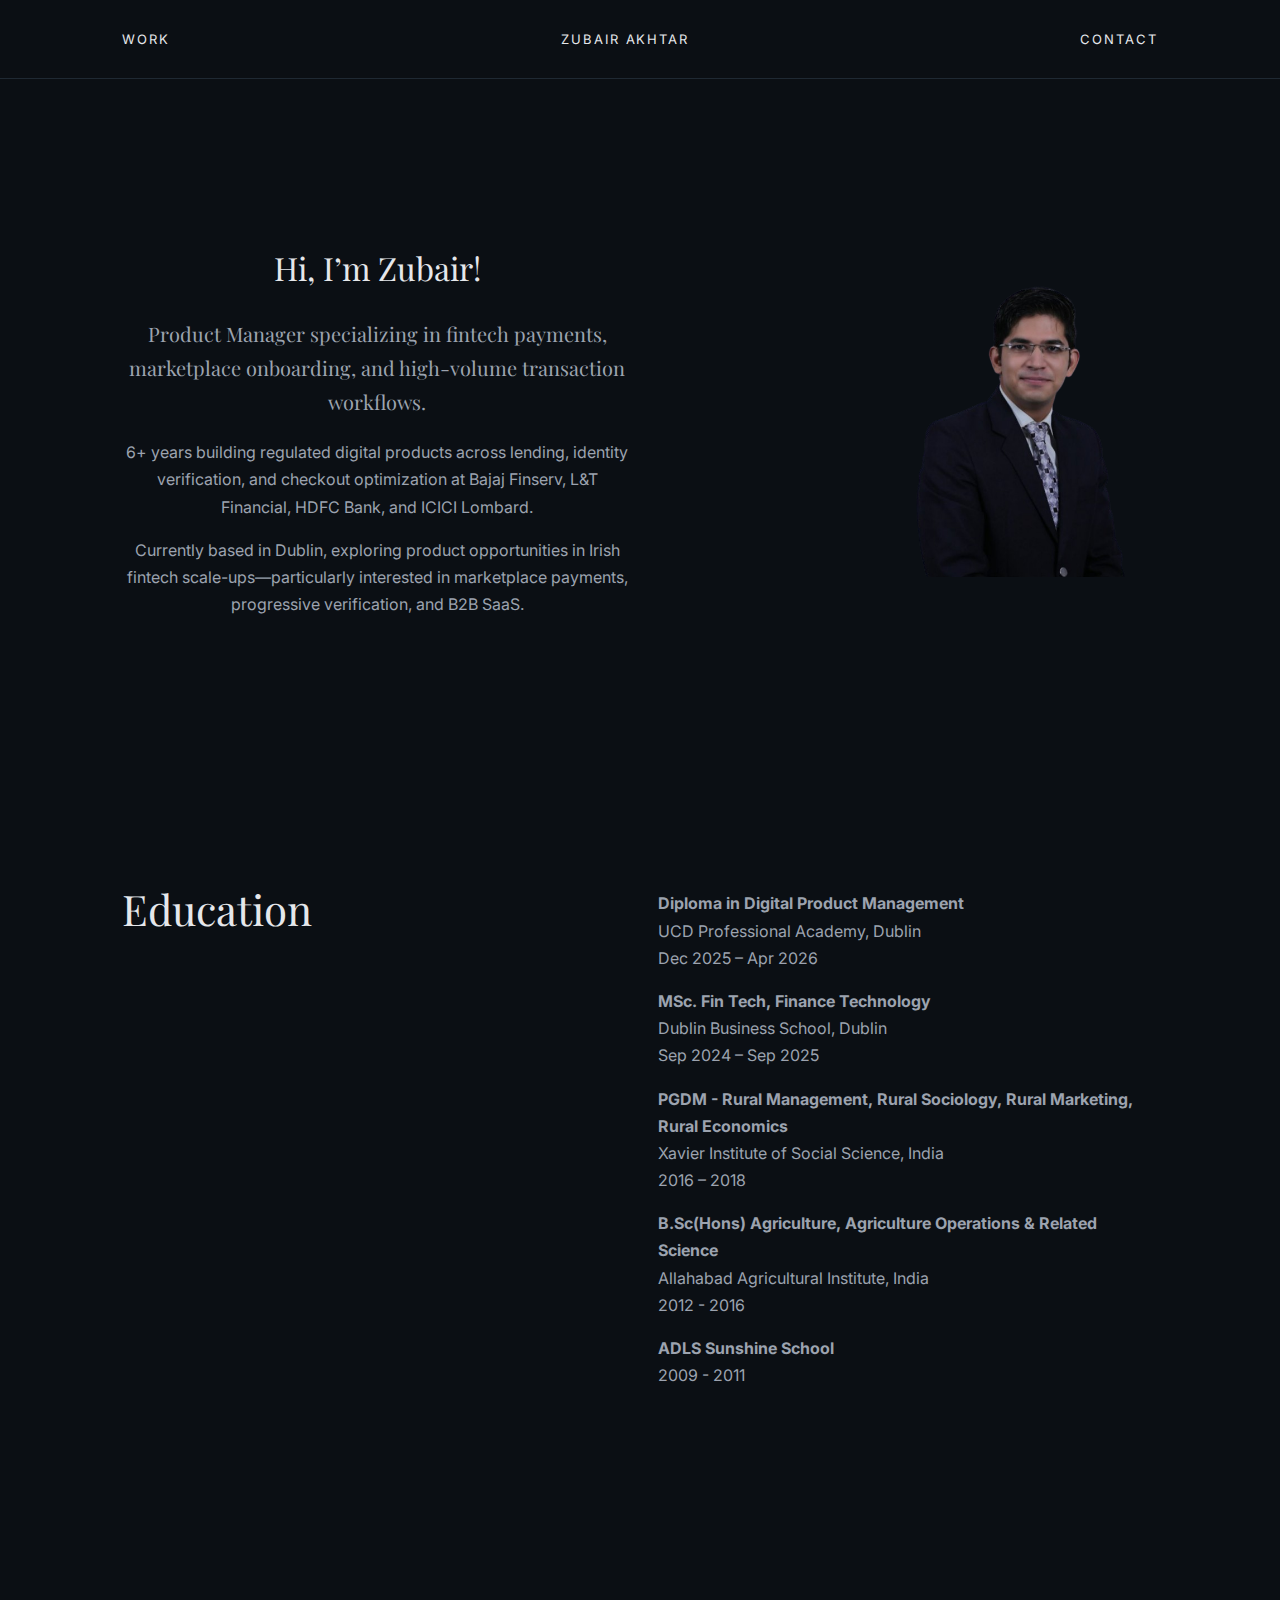
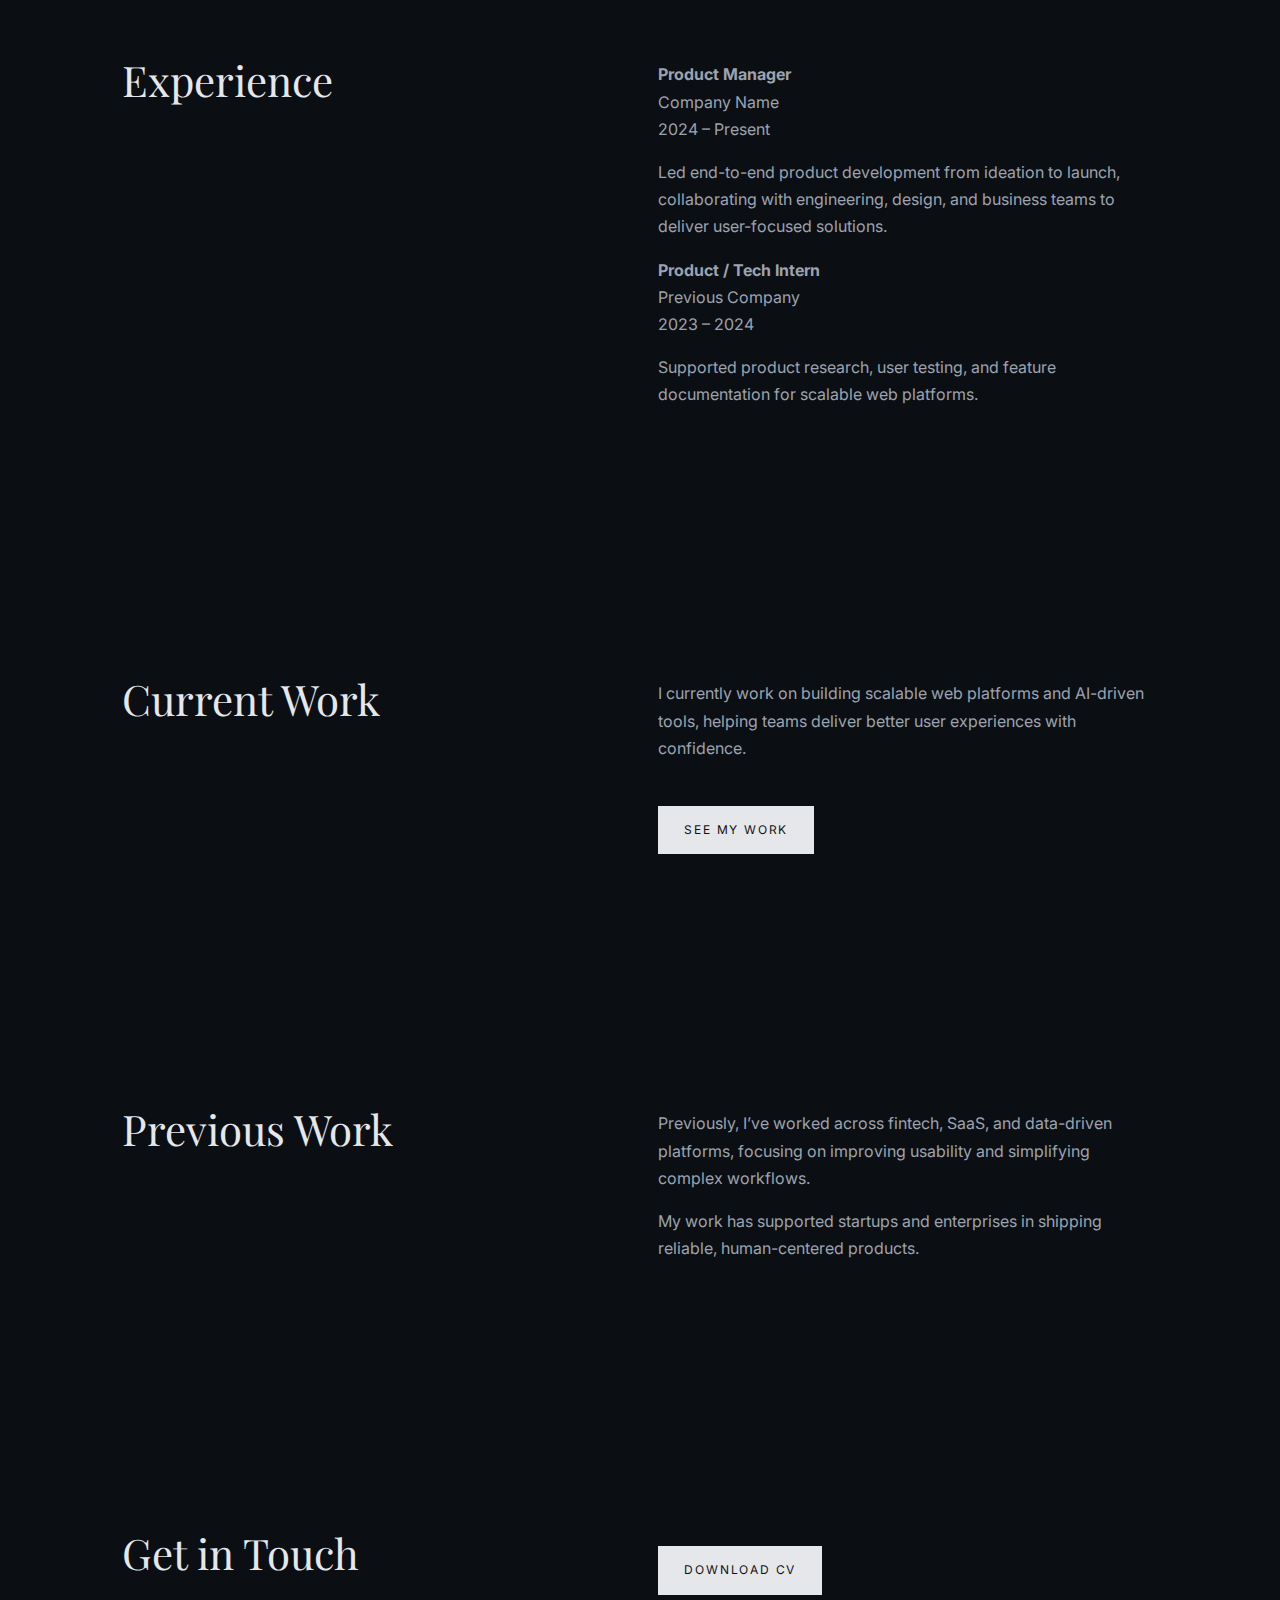
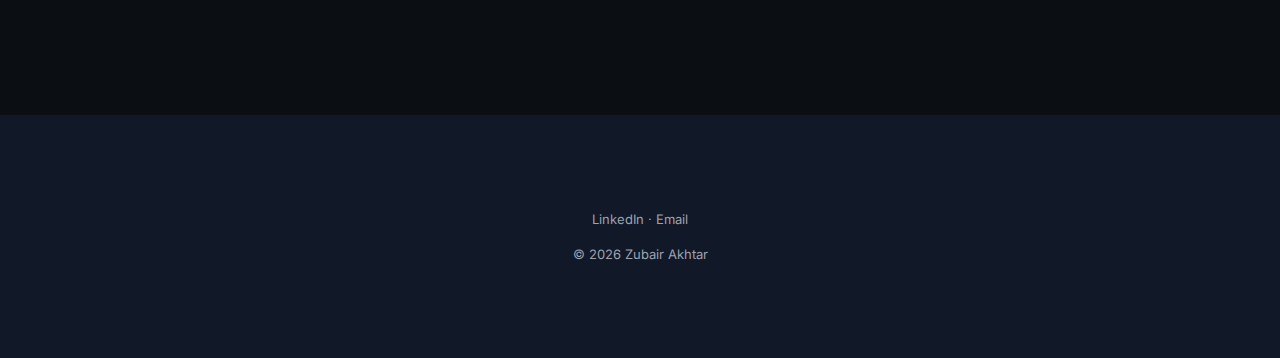
<file: index.html>
<!DOCTYPE html>
<html lang="en">
<head>
<meta charset="UTF-8">
<meta name="viewport" content="width=device-width, initial-scale=1.0">
<title>Zubair Akhtar</title>

<link href="https://fonts.googleapis.com/css2?family=Playfair+Display:wght@400;500&family=Inter:wght@400;500&display=swap" rel="stylesheet">
<link rel="stylesheet" href="styles.css">

</head>

<body>

<header>
  <div class="nav">
    <a href="work.html">WORK</a>
    <a href="index.html">ZUBAIR AKHTAR</a>
    <a href="contact.html">CONTACT</a>
  </div>
</header>


<section class="hero hero-grid">
  <div class="hero-text">
    <h1>Hi, I’m Zubair!</h1>
    <p>
      Product Manager specializing in fintech payments, marketplace onboarding, 
      and high-volume transaction workflows.

    </p>
    <p>
      6+ years building regulated digital products across lending, identity 
verification, and checkout optimization at Bajaj Finserv, L&T Financial, 
HDFC Bank, and ICICI Lombard.
    </p>
    <p>Currently based in Dublin, exploring product opportunities in Irish fintech 
scale-ups—particularly interested in marketplace payments, progressive 
verification, and B2B SaaS.</p>
  </div>

  <div class="hero-image">
    <img class="hero-img" src="zubair.png" alt="">
  </div>
</section>

<section class="two-col">
  <h2>Education</h2>
  <div>
    <p>
      <strong>Diploma in Digital Product Management</strong><br>
      UCD Professional Academy, Dublin<br>
      <span class="muted">Dec 2025 – Apr 2026</span>
    </p>

    <p>
      <strong>MSc. Fin Tech, Finance Technology</strong><br>
      Dublin Business School, Dublin<br>
      <span class="muted">Sep 2024 – Sep 2025</span>
    </p>

    <p>
      <strong>PGDM - Rural Management, Rural Sociology, Rural Marketing, Rural Economics</strong><br>
      Xavier Institute of Social Science, India<br>
      <span class="muted">2016 – 2018</span>
    </p>

     <p>
      <strong>B.Sc(Hons) Agriculture, Agriculture Operations & Related Science</strong><br>
      Allahabad Agricultural Institute, India<br>
      <span class="muted">2012 - 2016</span>
    </p>

     <p>
      <strong>ADLS Sunshine School</strong><br>
      <span class="muted">2009 - 2011</span>
    </p>
  </div>
</section>

<section class="two-col">
  <h2>Experience</h2>
  <div>
    <p>
      <strong>Product Manager</strong><br>
      Company Name<br>
      <span class="muted">2024 – Present</span>
    </p>

    <p>
      Led end-to-end product development from ideation to launch, collaborating
      with engineering, design, and business teams to deliver user-focused solutions.
    </p>

    <p>
      <strong>Product / Tech Intern</strong><br>
      Previous Company<br>
      <span class="muted">2023 – 2024</span>
    </p>

    <p>
      Supported product research, user testing, and feature documentation
      for scalable web platforms.
    </p>
  </div>
</section>



<section class="two-col">
  <h2>Current Work</h2>
  <div>
    <p>
      I currently work on building scalable web platforms and AI-driven tools,
      helping teams deliver better user experiences with confidence.
    </p>
    <a class="btn" href="work.html">SEE MY WORK</a>
  </div>
</section>

<section class="two-col">
  <h2>Previous Work</h2>
  <div>
    <p>
      Previously, I’ve worked across fintech, SaaS, and data-driven platforms,
      focusing on improving usability and simplifying complex workflows.
    </p>
    <p>
      My work has supported startups and enterprises in shipping reliable,
      human-centered products.
    </p>
  </div>
</section>

<section class="two-col">
  <h2>Get in Touch</h2>
  <div>
    <a class="btn" href="CV.pdf">DOWNLOAD CV</a>
  </div>
</section>

<footer>
  <p>LinkedIn · Email</p>
  <p>© 2026 Zubair Akhtar </p>
</footer>


</body>
</html>
</file>
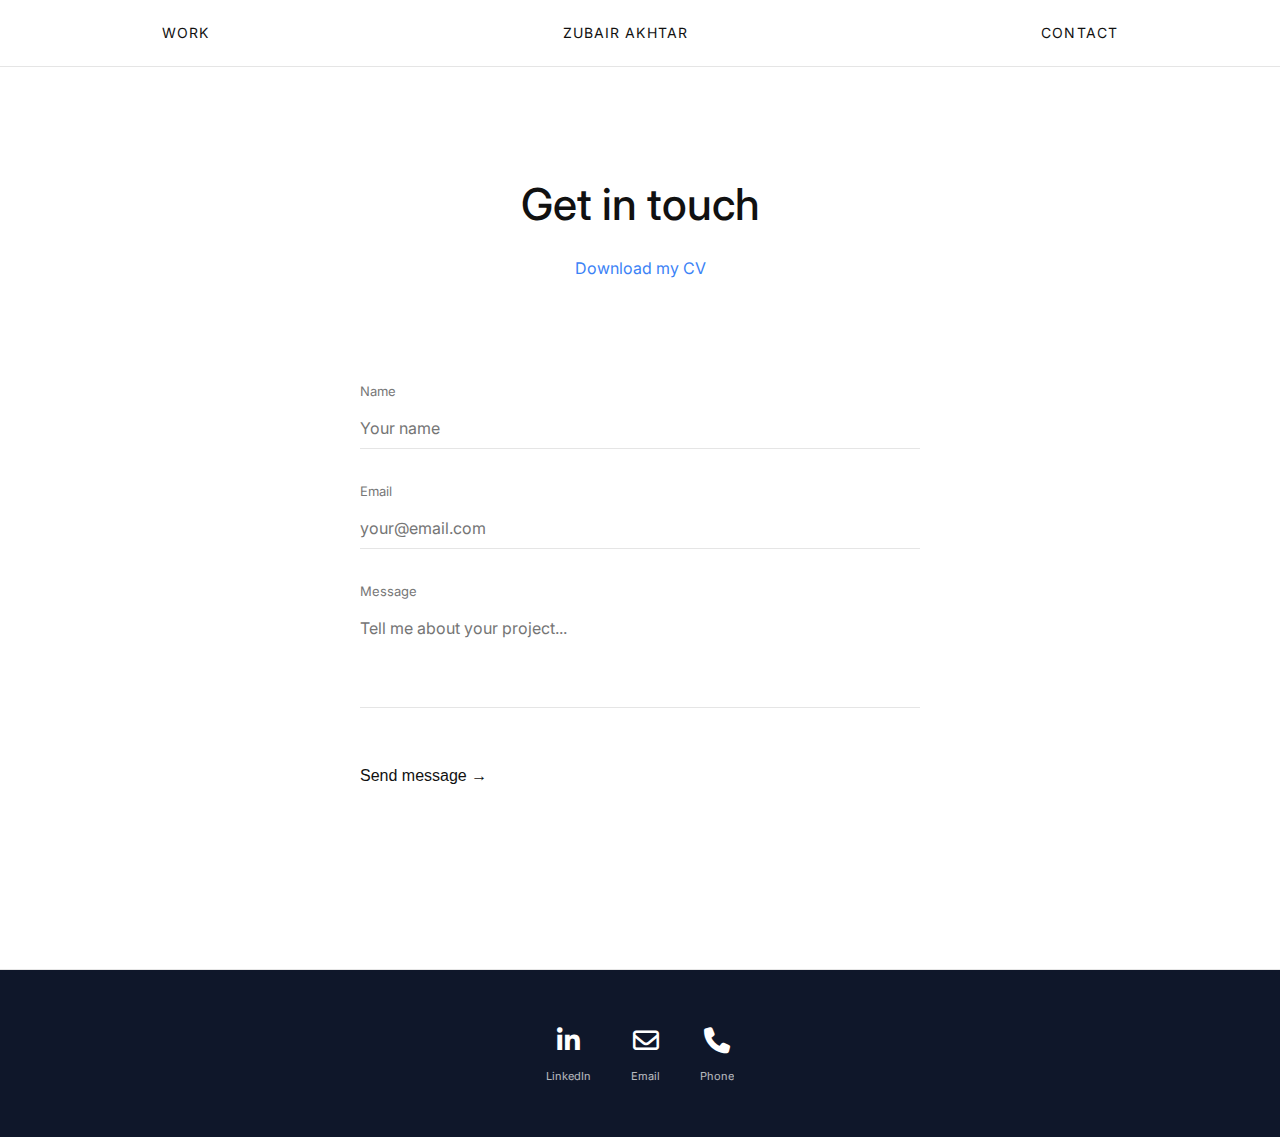
<file: contact.html>
<!DOCTYPE html>
<html lang="en">
<head>
  <meta charset="UTF-8" />
  <meta name="viewport" content="width=device-width, initial-scale=1.0" />
  <title>Contact — Zubair Akhtar</title>

  <!-- Font -->
   <link rel="stylesheet" href="https://cdnjs.cloudflare.com/ajax/libs/font-awesome/6.5.0/css/all.min.css">

  <link href="https://fonts.googleapis.com/css2?family=Inter:wght@400;500;600&display=swap" rel="stylesheet">


  <style>
    :root {
      --text: #111;
      --muted: #777;
      --border: #e5e5e5;
      --accent: #3b82f6;
    }

    * {
      box-sizing: border-box;
    }

    body {
      margin: 0;
      font-family: Inter, system-ui, sans-serif;
      background: #fff;
      color: var(--text);
      line-height: 1.6;
    }

    /* ===== HEADER ===== */
    header {
      position: fixed;
      top: 0;
      left: 0;
      right: 0;
      background: #fff;
      border-bottom: 1px solid var(--border);
    }

    .nav {
      max-width: 1000px;
      margin: auto;
      padding: 22px;
      display: flex;
      justify-content: space-between;
      align-items: center;
      font-size: 14px;
      letter-spacing: 0.08em;
      text-transform: uppercase;
    }

    .nav a {
      text-decoration: none;
      color: var(--text);
    }

    /* ===== MAIN ===== */
    main {
      max-width: 600px;
      margin: auto;
      padding: 140px 20px 80px;
      text-align: center;
    }

    h1 {
      font-size: 44px;
      font-weight: 500;
      margin-bottom: 16px;
    }

    .cv-link {
      display: inline-block;
      margin-bottom: 60px;
      color: var(--accent);
      text-decoration: none;
      font-size: 16px;
    }

    .cv-link:hover {
      text-decoration: underline;
    }

    /* ===== FORM ===== */
    form {
      text-align: left;
      margin-top: 40px;
    }

    .field {
      margin-bottom: 32px;
    }

    label {
      display: block;
      font-size: 13px;
      color: var(--muted);
      margin-bottom: 6px;
    }

    input,
    textarea {
      width: 100%;
      border: none;
      border-bottom: 1px solid var(--border);
      padding: 10px 0;
      font-size: 16px;
      font-family: inherit;
      outline: none;
      background: transparent;
    }

    input:focus,
    textarea:focus {
      border-bottom-color: var(--text);
    }

    textarea {
      resize: none;
      height: 100px;
    }

    button {
      margin-top: 20px;
      background: none;
      border: none;
      padding: 0;
      font-size: 16px;
      font-weight: 500;
      cursor: pointer;
      color: var(--text);
    }

    button:hover {
      text-decoration: underline;
    }

    @media (max-width: 600px) {
      h1 {
        font-size: 32px;
      }
    }
/* ===== FOOTER ===== */
.contact-footer {
  text-align: center;
  padding: 50px 0;
  border-top: 1px solid var(--border);
  margin-top: 100px;
  background: #0f172a; /* dark footer */
}

.contact-footer a {
  margin: 0 18px;
  color: #ffffff;
  font-size: 26px; /* 👈 BIGGER ICONS */
  text-decoration: none;
  display: inline-block;
  transition: transform 0.2s ease, color 0.2s ease;
}

.contact-footer a:hover {
  color: var(--accent);
  transform: translateY(-2px);
}
    .contact-footer a::after {
  content: attr(aria-label);
  display: block;
  font-size: 11px;
  margin-top: 6px;
  opacity: 0.7;
}


  </style>
</head>

<body>

  <!-- HEADER -->
  <header>
    <div class="nav">
      <a href="work.html">Work</a>
      <a href="index.html">Zubair Akhtar</a>
      <a href="contact.html">Contact</a>
    </div>
  </header>

  <!-- MAIN -->
  <main>
    <h1>Get in touch</h1>
    <a class="cv-link" href="CV.pdf" download>Download my CV</a>

    <!-- CONTACT FORM -->
    <form>
      <div class="field">
        <label for="name">Name</label>
        <input type="text" id="name" placeholder="Your name" required>
      </div>

      <div class="field">
        <label for="email">Email</label>
        <input type="email" id="email" placeholder="your@email.com" required>
      </div>

      <div class="field">
        <label for="message">Message</label>
        <textarea id="message" placeholder="Tell me about your project..." required></textarea>
      </div>

      <button type="submit">Send message →</button>
    </form>
  </main>

<footer class="contact-footer">
  <a href="https://www.linkedin.com/in/zubair-akhtar/" target="_blank" aria-label="LinkedIn">
    <i class="fa-brands fa-linkedin-in"></i>
  </a>

  <a href="mailto:zubakhtpm@gmail.com" aria-label="Email">
    <i class="fa-regular fa-envelope"></i>
  </a>

  <a href="tel:+353899596754" aria-label="Phone">
    <i class="fa-solid fa-phone"></i>
  </a>
</footer>


</body>
</html>
</file>
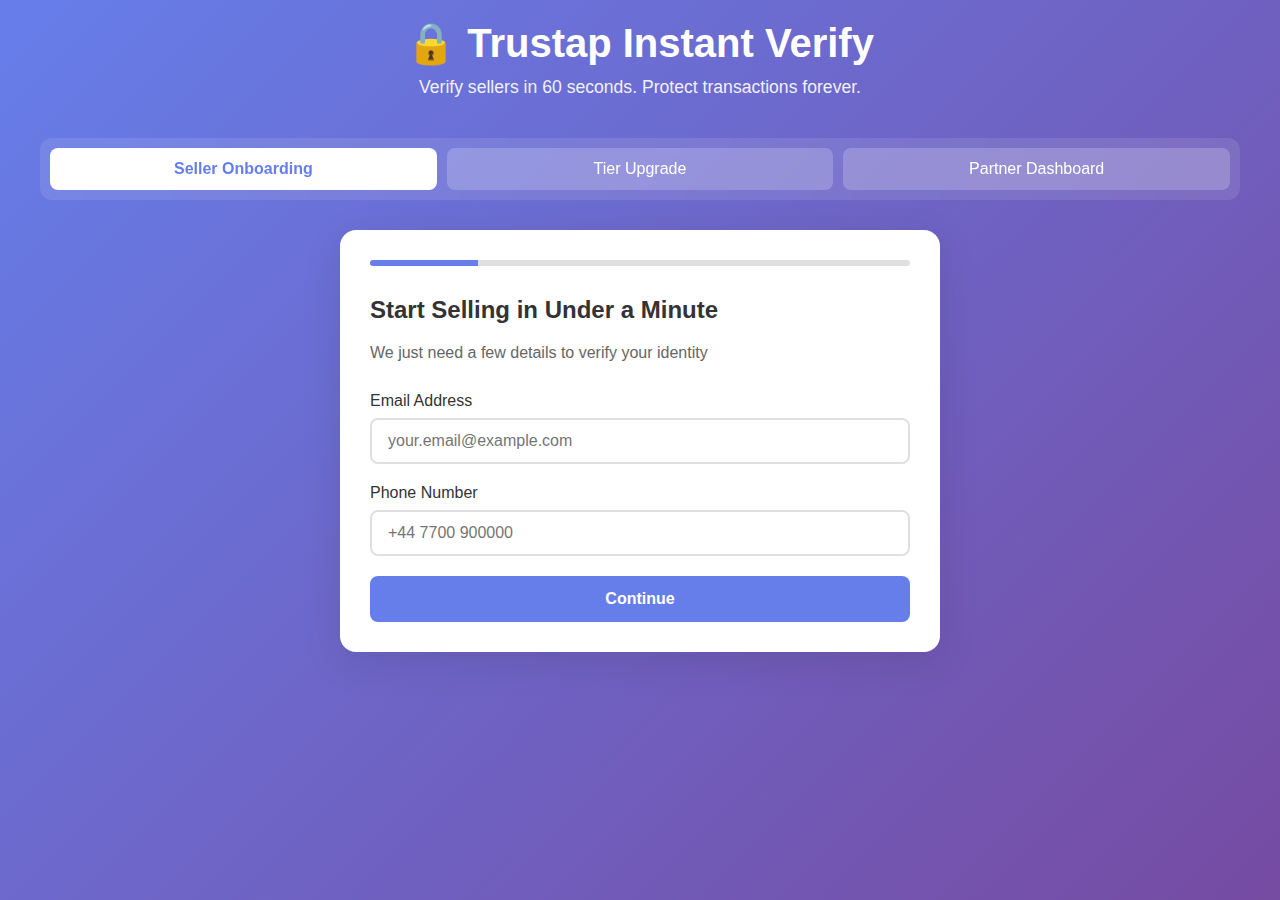
<file: index.html.html>
<!DOCTYPE html>
<html lang="en-US">
<head>
    <meta charset="UTF-8">
    <meta name="viewport" content="width=device-width, initial-scale=1.0">
    <title>Trustap Instant Verify - Prototype</title>
    <style>
        * {
            margin: 0;
            padding: 0;
            box-sizing: border-box;
        }

        body {
            font-family: -apple-system, BlinkMacSystemFont, 'Segoe UI', Roboto, Oxygen, Ubuntu, Cantarell, sans-serif;
            background: linear-gradient(135deg, #667eea 0%, #764ba2 100%);
            min-height: 100vh;
            padding: 20px;
        }

        .container {
            max-width: 1200px;
            margin: 0 auto;
        }

        .header {
            text-align: center;
            color: white;
            margin-bottom: 40px;
        }

        .header h1 {
            font-size: 2.5rem;
            margin-bottom: 10px;
        }

        .header p {
            font-size: 1.1rem;
            opacity: 0.9;
        }

        .nav-tabs {
            display: flex;
            gap: 10px;
            margin-bottom: 30px;
            background: rgba(255, 255, 255, 0.1);
            padding: 10px;
            border-radius: 12px;
            backdrop-filter: blur(10px);
        }

        .nav-tab {
            flex: 1;
            padding: 12px 20px;
            background: rgba(255, 255, 255, 0.2);
            border: none;
            border-radius: 8px;
            color: white;
            font-size: 1rem;
            cursor: pointer;
            transition: all 0.3s;
        }

        .nav-tab:hover {
            background: rgba(255, 255, 255, 0.3);
        }

        .nav-tab.active {
            background: white;
            color: #667eea;
            font-weight: 600;
        }

        .view {
            display: none;
        }

        .view.active {
            display: block;
        }

        .card {
            background: white;
            border-radius: 16px;
            padding: 30px;
            box-shadow: 0 10px 40px rgba(0, 0, 0, 0.1);
            margin-bottom: 20px;
        }

        .verification-form {
            max-width: 600px;
            margin: 0 auto;
        }

        .form-step {
            display: none;
        }

        .form-step.active {
            display: block;
            animation: fadeIn 0.5s;
        }

        @keyframes fadeIn {
            from { opacity: 0; transform: translateY(10px); }
            to { opacity: 1; transform: translateY(0); }
        }

        .form-group {
            margin-bottom: 20px;
        }

        .form-group label {
            display: block;
            margin-bottom: 8px;
            color: #333;
            font-weight: 500;
        }

        .form-group input {
            width: 100%;
            padding: 12px 16px;
            border: 2px solid #e0e0e0;
            border-radius: 8px;
            font-size: 1rem;
            transition: border-color 0.3s;
        }

        .form-group input:focus {
            outline: none;
            border-color: #667eea;
        }

        .btn {
            padding: 14px 28px;
            background: #667eea;
            color: white;
            border: none;
            border-radius: 8px;
            font-size: 1rem;
            font-weight: 600;
            cursor: pointer;
            transition: all 0.3s;
            width: 100%;
        }

        .btn:hover {
            background: #5568d3;
            transform: translateY(-2px);
            box-shadow: 0 5px 15px rgba(102, 126, 234, 0.4);
        }

        .btn:disabled {
            background: #ccc;
            cursor: not-allowed;
            transform: none;
        }

        .progress-bar {
            height: 6px;
            background: #e0e0e0;
            border-radius: 3px;
            margin-bottom: 30px;
            overflow: hidden;
        }

        .progress-fill {
            height: 100%;
            background: #667eea;
            transition: width 0.5s;
        }

        .tier-badge {
            display: inline-block;
            padding: 6px 16px;
            border-radius: 20px;
            font-size: 0.9rem;
            font-weight: 600;
            margin-bottom: 20px;
        }

        .tier-bronze {
            background: #cd7f32;
            color: white;
        }

        .tier-silver {
            background: #c0c0c0;
            color: #333;
        }

        .tier-gold {
            background: #ffd700;
            color: #333;
        }

        .success-message {
            text-align: center;
            padding: 40px;
        }

        .success-icon {
            width: 80px;
            height: 80px;
            background: #4caf50;
            border-radius: 50%;
            display: flex;
            align-items: center;
            justify-content: center;
            margin: 0 auto 20px;
        }

        .success-icon::after {
            content: '✓';
            color: white;
            font-size: 3rem;
        }

        .loading {
            text-align: center;
            padding: 40px;
        }

        .spinner {
            width: 50px;
            height: 50px;
            border: 4px solid #f3f3f3;
            border-top: 4px solid #667eea;
            border-radius: 50%;
            animation: spin 1s linear infinite;
            margin: 0 auto 20px;
        }

        @keyframes spin {
            0% { transform: rotate(0deg); }
            100% { transform: rotate(360deg); }
        }

        .dashboard-grid {
            display: grid;
            grid-template-columns: repeat(auto-fit, minmax(250px, 1fr));
            gap: 20px;
            margin-bottom: 30px;
        }

        .stat-card {
            background: linear-gradient(135deg, #667eea 0%, #764ba2 100%);
            color: white;
            padding: 25px;
            border-radius: 12px;
            box-shadow: 0 5px 20px rgba(0, 0, 0, 0.1);
        }

        .stat-value {
            font-size: 2.5rem;
            font-weight: 700;
            margin-bottom: 5px;
        }

        .stat-label {
            font-size: 0.9rem;
            opacity: 0.9;
        }

        .tier-config {
            display: grid;
            gap: 20px;
        }

        .tier-item {
            padding: 20px;
            border: 2px solid #e0e0e0;
            border-radius: 12px;
            transition: all 0.3s;
        }

        .tier-item:hover {
            border-color: #667eea;
            box-shadow: 0 5px 15px rgba(102, 126, 234, 0.1);
        }

        .tier-header {
            display: flex;
            justify-content: space-between;
            align-items: center;
            margin-bottom: 15px;
        }

        .limit-input {
            width: 150px;
            padding: 8px 12px;
            border: 1px solid #e0e0e0;
            border-radius: 6px;
        }

        .toggle-switch {
            position: relative;
            display: inline-block;
            width: 50px;
            height: 26px;
        }

        .toggle-switch input {
            opacity: 0;
            width: 0;
            height: 0;
        }

        .slider {
            position: absolute;
            cursor: pointer;
            top: 0;
            left: 0;
            right: 0;
            bottom: 0;
            background-color: #ccc;
            transition: .4s;
            border-radius: 26px;
        }

        .slider:before {
            position: absolute;
            content: "";
            height: 20px;
            width: 20px;
            left: 3px;
            bottom: 3px;
            background-color: white;
            transition: .4s;
            border-radius: 50%;
        }

        input:checked + .slider {
            background-color: #667eea;
        }

        input:checked + .slider:before {
            transform: translateX(24px);
        }

        .upload-area {
            border: 2px dashed #667eea;
            border-radius: 12px;
            padding: 40px;
            text-align: center;
            cursor: pointer;
            transition: all 0.3s;
        }

        .upload-area:hover {
            background: #f8f9ff;
            border-color: #5568d3;
        }

        .upload-icon {
            font-size: 3rem;
            margin-bottom: 15px;
        }

        .info-box {
            background: #f0f4ff;
            border-left: 4px solid #667eea;
            padding: 15px;
            border-radius: 6px;
            margin-bottom: 20px;
        }

        .upgrade-prompt {
            background: linear-gradient(135deg, #ffd700 0%, #ffed4e 100%);
            padding: 20px;
            border-radius: 12px;
            margin-top: 20px;
            text-align: center;
        }

        .upgrade-prompt h3 {
            margin-bottom: 10px;
            color: #333;
        }

        table {
            width: 100%;
            border-collapse: collapse;
        }

        th, td {
            padding: 12px;
            text-align: left;
            border-bottom: 1px solid #e0e0e0;
        }

        th {
            background: #f8f9fa;
            font-weight: 600;
            color: #333;
        }

        .badge {
            padding: 4px 12px;
            border-radius: 12px;
            font-size: 0.85rem;
            font-weight: 500;
        }

        .badge-success {
            background: #d4edda;
            color: #155724;
        }

        .badge-warning {
            background: #fff3cd;
            color: #856404;
        }

        .badge-info {
            background: #d1ecf1;
            color: #0c5460;
        }

        .otp-inputs {
            display: flex;
            gap: 10px;
            justify-content: center;
            margin: 20px 0;
        }

        .otp-input {
            width: 50px;
            height: 50px;
            text-align: center;
            font-size: 1.5rem;
            border: 2px solid #e0e0e0;
            border-radius: 8px;
        }

        .otp-input:focus {
            border-color: #667eea;
            outline: none;
        }

        .timer {
            text-align: center;
            color: #666;
            margin-top: 10px;
        }

        @media (max-width: 768px) {
            .header h1 {
                font-size: 1.8rem;
            }

            .nav-tabs {
                flex-direction: column;
            }

            .dashboard-grid {
                grid-template-columns: 1fr;
            }

            .stat-value {
                font-size: 2rem;
            }
        }
    </style>
</head>
<body>
    <div class="container">
        <div class="header">
            <h1>🔒 Trustap Instant Verify</h1>
            <p>Verify sellers in 60 seconds. Protect transactions forever.</p>
        </div>

        <div class="nav-tabs">
            <button class="nav-tab active" onclick="switchView('seller')">Seller Onboarding</button>
            <button class="nav-tab" onclick="switchView('upgrade')">Tier Upgrade</button>
            <button class="nav-tab" onclick="switchView('dashboard')">Partner Dashboard</button>
        </div>

        <!-- Seller Onboarding View -->
        <div id="seller-view" class="view active">
            <div class="card verification-form">
                <div class="progress-bar">
                    <div class="progress-fill" id="progress" style="width: 0%"></div>
                </div>

                <!-- Step 1: Email & Phone -->
                <div class="form-step active" id="step1">
                    <h2 style="margin-bottom: 20px; color: #333;">Start Selling in Under a Minute</h2>
                    <p style="margin-bottom: 30px; color: #666;">We just need a few details to verify your identity</p>

                    <div class="form-group">
                        <label>Email Address</label>
                        <input type="email" id="email" placeholder="your.email@example.com" required>
                    </div>

                    <div class="form-group">
                        <label>Phone Number</label>
                        <input type="tel" id="phone" placeholder="+44 7700 900000" required>
                    </div>

                    <button class="btn" onclick="sendOTP()">Continue</button>
                </div>

                <!-- Step 2: OTP Verification -->
                <div class="form-step" id="step2">
                    <h2 style="margin-bottom: 20px; color: #333;">Verify Your Contacts</h2>
                    <p style="margin-bottom: 30px; color: #666;">Enter the verification codes sent to your email and phone</p>

                    <div class="form-group">
                        <label>Email Verification Code</label>
                        <div class="otp-inputs">
                            <input type="text" class="otp-input" maxlength="1" oninput="moveToNext(this, 0)">
                            <input type="text" class="otp-input" maxlength="1" oninput="moveToNext(this, 1)">
                            <input type="text" class="otp-input" maxlength="1" oninput="moveToNext(this, 2)">
                            <input type="text" class="otp-input" maxlength="1" oninput="moveToNext(this, 3)">
                        </div>
                        <div class="timer" id="emailTimer">Code expires in 2:00</div>
                    </div>

                    <div class="form-group">
                        <label>Phone Verification Code</label>
                        <div class="otp-inputs">
                            <input type="text" class="otp-input" maxlength="1" oninput="moveToNext(this, 4)">
                            <input type="text" class="otp-input" maxlength="1" oninput="moveToNext(this, 5)">
                            <input type="text" class="otp-input" maxlength="1" oninput="moveToNext(this, 6)">
                            <input type="text" class="otp-input" maxlength="1" oninput="moveToNext(this, 7)">
                        </div>
                        <div class="timer" id="phoneTimer">Code expires in 2:00</div>
                    </div>

                    <button class="btn" onclick="verifyOTP()">Verify Codes</button>
                </div>

                <!-- Step 3: Personal Details -->
                <div class="form-step" id="step3">
                    <h2 style="margin-bottom: 20px; color: #333;">Almost There!</h2>
                    <p style="margin-bottom: 30px; color: #666;">Just a few more details to complete your profile</p>

                    <div class="form-group">
                        <label>Full Name</label>
                        <input type="text" id="fullname" placeholder="John Smith" required>
                    </div>

                    <div class="form-group">
                        <label>Date of Birth</label>
                        <input type="date" id="dob" required>
                    </div>

                    <div class="form-group">
                        <label>Address</label>
                        <input type="text" id="address" placeholder="123 High Street, London" required>
                    </div>

                    <button class="btn" onclick="submitVerification()">Complete Verification</button>
                </div>

                <!-- Step 4: Processing -->
                <div class="form-step" id="step4">
                    <div class="loading">
                        <div class="spinner"></div>
                        <h3 style="color: #333; margin-bottom: 10px;">Verifying Your Identity</h3>
                        <p style="color: #666;">This usually takes less than 5 seconds...</p>
                        <p style="color: #999; margin-top: 20px; font-size: 0.9rem;">Checking identity data • Validating documents • Assessing risk score</p>
                    </div>
                </div>

                <!-- Step 5: Success -->
                <div class="form-step" id="step5">
                    <div class="success-message">
                        <div class="success-icon"></div>
                        <h2 style="color: #333; margin-bottom: 15px;">You're All Set! 🎉</h2>
                        <p style="color: #666; margin-bottom: 20px;">Your seller account has been activated</p>
                        
                        <span class="tier-badge tier-bronze">Bronze Tier</span>
                        
                        <div class="info-box" style="text-align: left; margin-top: 30px;">
                            <h4 style="margin-bottom: 10px; color: #333;">Your Transaction Limits:</h4>
                            <p style="margin-bottom: 5px;">• Up to <strong>€500</strong> per transaction</p>
                            <p style="margin-bottom: 5px;">• Unlimited number of transactions</p>
                            <p style="margin-bottom: 5px;">• Escrow protection on all sales</p>
                        </div>

                        <div class="upgrade-prompt">
                            <h3>Want Higher Limits?</h3>
                            <p style="margin-bottom: 15px;">Upgrade to Silver Tier (€2,000/transaction) by uploading your ID</p>
                            <button class="btn" style="background: #333; max-width: 300px; margin: 0 auto;" onclick="switchView('upgrade')">Upgrade Now</button>
                        </div>

                        <button class="btn" style="margin-top: 20px;" onclick="resetFlow()">Create Your First Listing</button>
                    </div>
                </div>
            </div>
        </div>

        <!-- Tier Upgrade View -->
        <div id="upgrade-view" class="view">
            <div class="card">
                <h2 style="margin-bottom: 20px; color: #333;">Upgrade Your Tier</h2>
                <p style="margin-bottom: 30px; color: #666;">Unlock higher transaction limits by verifying your identity</p>

                <div id="upgrade-content">
                    <div class="tier-config">
                        <div class="tier-item">
                            <div class="tier-header">
                                <div>
                                    <span class="tier-badge tier-bronze">Bronze Tier</span>
                                    <h3 style="color: #333; margin-top: 10px;">Current Tier</h3>
                                </div>
                                <div style="text-align: right;">
                                    <div style="font-size: 2rem; font-weight: 700; color: #cd7f32;">€500</div>
                                    <div style="color: #666; font-size: 0.9rem;">Per Transaction</div>
                                </div>
                            </div>
                            <p style="color: #666;">✓ Email & Phone Verified</p>
                            <p style="color: #666;">✓ Instant Activation</p>
                            <p style="color: #666;">✓ Escrow Protection</p>
                        </div>

                        <div class="tier-item" style="border-color: #c0c0c0;">
                            <div class="tier-header">
                                <div>
                                    <span class="tier-badge tier-silver">Silver Tier</span>
                                    <h3 style="color: #333; margin-top: 10px;">Upload ID to Unlock</h3>
                                </div>
                                <div style="text-align: right;">
                                    <div style="font-size: 2rem; font-weight: 700; color: #c0c0c0;">€2,000</div>
                                    <div style="color: #666; font-size: 0.9rem;">Per Transaction</div>
                                </div>
                            </div>
                            <p style="color: #666;">✓ All Bronze Benefits</p>
                            <p style="color: #666;">✓ Higher Transaction Limits</p>
                            <p style="color: #666;">✓ Priority Support</p>
                            <p style="color: #666;">✓ Verified Badge</p>

                            <div id="id-upload-area" style="margin-top: 20px;">
                                <div class="upload-area" onclick="document.getElementById('id-file').click()">
                                    <div class="upload-icon">📄</div>
                                    <h4 style="color: #333; margin-bottom: 10px;">Upload Government ID</h4>
                                    <p style="color: #666; margin-bottom: 15px;">Driver's License, Passport, or National ID Card</p>
                                    <input type="file" id="id-file" accept="image/*" style="display: none;" onchange="uploadID(this)">
                                    <button class="btn" style="max-width: 200px; margin: 0 auto;">Choose File</button>
                                </div>
                            </div>
                        </div>

                        <div class="tier-item" style="border-color: #ffd700;">
                            <div class="tier-header">
                                <div>
                                    <span class="tier-badge tier-gold">Gold Tier</span>
                                    <h3 style="color: #333; margin-top: 10px;">Automatic After 10 Sales</h3>
                                </div>
                                <div style="text-align: right;">
                                    <div style="font-size: 2rem; font-weight: 700; color: #ffd700;">€10,000</div>
                                    <div style="color: #666; font-size: 0.9rem;">Per Transaction</div>
                                </div>
                            </div>
                            <p style="color: #666;">✓ All Silver Benefits</p>
                            <p style="color: #666;">✓ Enterprise Limits</p>
                            <p style="color: #666;">✓ Dedicated Account Manager</p>
                            <p style="color: #666;">✓ Custom Integration Support</p>

                            <div class="info-box" style="margin-top: 20px;">
                                <strong>Requirements:</strong> Complete 10 successful transactions with zero disputes and maintain account for 30 days
                            </div>
                        </div>
                    </div>
                </div>

                <div id="upgrade-processing" style="display: none;">
                    <div class="loading">
                        <div class="spinner"></div>
                        <h3 style="color: #333; margin-bottom: 10px;">Verifying Your ID</h3>
                        <p style="color: #666;">Processing document • Extracting data • Performing liveness check</p>
                        <p style="color: #999; margin-top: 20px; font-size: 0.9rem;">This typically takes 2-4 hours</p>
                    </div>
                </div>

                <div id="upgrade-success" style="display: none;">
                    <div class="success-message">
                        <div class="success-icon"></div>
                        <h2 style="color: #333; margin-bottom: 15px;">Upgraded to Silver Tier! 🎉</h2>
                        <p style="color: #666; margin-bottom: 20px;">You can now process transactions up to €2,000</p>
                        
                        <span class="tier-badge tier-silver">Silver Tier</span>
                        
                        <div class="info-box" style="text-align: left; margin-top: 30px;">
                            <h4 style="margin-bottom: 10px; color: #333;">Your New Limits:</h4>
                            <p style="margin-bottom: 5px;">• Up to <strong>€2,000</strong> per transaction</p>
                            <p style="margin-bottom: 5px;">• Unlimited transactions per month</p>
                            <p style="margin-bottom: 5px;">• Priority customer support</p>
                            <p style="margin-bottom: 5px;">• Verified seller badge</p>
                        </div>

                        <button class="btn" style="margin-top: 20px; max-width: 300px; margin-left: auto; margin-right: auto;" onclick="resetUpgrade()">Return to Dashboard</button>
                    </div>
                </div>
            </div>
        </div>

        <!-- Partner Dashboard View -->
        <div id="dashboard-view" class="view">
            <div class="card">
                <h2 style="margin-bottom: 30px; color: #333;">Partner Analytics Dashboard</h2>
                
                <div class="dashboard-grid">
                    <div class="stat-card">
                        <div class="stat-value">68%</div>
                        <div class="stat-label">Seller Activation Rate</div>
                        <div style="font-size: 0.85rem; margin-top: 10px; opacity: 0.8;">↑ 26% vs. legacy flow</div>
                    </div>
                    <div class="stat-card">
                        <div class="stat-value">65%</div>
                        <div class="stat-label">Auto-Approval Rate</div>
                        <div style="font-size: 0.85rem; margin-top: 10px; opacity: 0.8;">Target: 65% ✓</div>
                    </div>
                    <div class="stat-card">
                        <div class="stat-value">0.28%</div>
                        <div class="stat-label">Fraud Rate</div>
                        <div style="font-size: 0.85rem; margin-top: 10px; opacity: 0.8;">Below 0.3% threshold ✓</div>
                    </div>
                    <div class="stat-card">
                        <div class="stat-value">42s</div>
                        <div class="stat-label">Avg. Verification Time</div>
                        <div style="font-size: 0.85rem; margin-top: 10px; opacity: 0.8;">Target: <60s ✓</div>
                    </div>
                </div>

                <h3 style="margin-bottom: 20px; color: #333;">Tier Configuration</h3>
                <p style="margin-bottom: 30px; color: #666;">Customize transaction limits and verification requirements for your marketplace</p>

                <div class="tier-config">
                    <div class="tier-item">
                        <div class="tier-header">
                            <div>
                                <span class="tier-badge tier-bronze">Bronze Tier</span>
                                <p style="color: #666; margin-top: 5px; font-size: 0.9rem;">Email + Phone Verification</p>
                            </div>
                            <div>
                                <label style="display: block; margin-bottom: 5px; color: #666; font-size: 0.9rem;">Transaction Limit</label>
                                <input type="number" class="limit-input" value="500" min="100" max="1000">
                            </div>
                        </div>
                        <div style="margin-top: 15px; display: flex; justify-content: space-between; align-items: center;">
                            <span style="color: #666;">Enabled</span>
                            <label class="toggle-switch">
                                <input type="checkbox" checked>
                                <span class="slider"></span>
                            </label>
                        </div>
                    </div>

                    <div class="tier-item">
                        <div class="tier-header">
                            <div>
                                <span class="tier-badge tier-silver">Silver Tier</span>
                                <p style="color: #666; margin-top: 5px; font-size: 0.9rem;">ID Document Verification</p>
                            </div>
                            <div>
                                <label style="display: block; margin-bottom: 5px; color: #666; font-size: 0.9rem;">Transaction Limit</label>
                                <input type="number" class="limit-input" value="2000" min="1000" max="5000">
                            </div>
                        </div>
                        <div style="margin-top: 15px; display: flex; justify-content: space-between; align-items: center;">
                            <span style="color: #666;">Require Bank Verification</span>
                            <label class="toggle-switch">
                                <input type="checkbox">
                                <span class="slider"></span>
                            </label>
                        </div>
                    </div>

                    <div class="tier-item">
                        <div class="tier-header">
                            <div>
                                <span class="tier-badge tier-gold">Gold Tier</span>
                                <p style="color: #666; margin-top: 5px; font-size: 0.9rem;">Trust-Based Auto-Upgrade</p>
                            </div>
                            <div>
                                <label style="display: block; margin-bottom: 5px; color: #666; font-size: 0.9rem;">Transaction Limit</label>
                                <input type="number" class="limit-input" value="10000" min="5000" max="50000">
                            </div>
                        </div>
                        <div style="margin-top: 15px;">
                            <label style="display: block; margin-bottom: 5px; color: #666;">Minimum Successful Transactions</label>
                            <input type="number" class="limit-input" value="10" min="5" max="20" style="width: 100%;">
                        </div>
                    </div>
                </div>

                <button class="btn" style="margin-top: 30px; max-width: 300px;" onclick="saveConfiguration()">Save Configuration</button>

                <h3 style="margin-top: 50px; margin-bottom: 20px; color: #333;">Recent Verifications</h3>
                
                <table>
                    <thead>
                        <tr>
                            <th>Seller</th>
                            <th>Email</th>
                            <th>Tier</th>
                            <th>Status</th>
                            <th>Time</th>
                        </tr>
                    </thead>
                    <tbody>
                        <tr>
                            <td>Sarah Johnson</td>
                            <td>sarah.j@email.com</td>
                            <td><span class="tier-badge tier-bronze" style="padding: 3px 10px; font-size: 0.8rem;">Bronze</span></td>
                            <td><span class="badge badge-success">Approved</span></td>
                            <td>38s</td>
                        </tr>
                        <tr>
                            <td>Paul Williams</td>
                            <td>paul.w@email.com</td>
                            <td><span class="tier-badge tier-silver" style="padding: 3px 10px; font-size: 0.8rem;">Silver</span></td>
                            <td><span class="badge badge-warning">Pending ID</span></td>
                            <td>1.2h</td>
                        </tr>
                        <tr>
                            <td>Emma Davis</td>
                            <td>emma.d@email.com</td>
                            <td><span class="tier-badge tier-bronze" style="padding: 3px 10px; font-size: 0.8rem;">Bronze</span></td>
                            <td><span class="badge badge-success">Approved</span></td>
                            <td>42s</td>
                        </tr>
                        <tr>
                            <td>Michael Brown</td>
                            <td>m.brown@email.com</td>
                            <td><span class="tier-badge tier-gold" style="padding: 3px 10px; font-size: 0.8rem;">Gold</span></td>
                            <td><span class="badge badge-success">Auto-Upgraded</span></td>
                            <td>—</td>
                        </tr>
                        <tr>
                            <td>Lisa Anderson</td>
                            <td>lisa.a@email.com</td>
                            <td><span class="tier-badge tier-bronze" style="padding: 3px 10px; font-size: 0.8rem;">Bronze</span></td>
                            <td><span class="badge badge-success">Approved</span></td>
                            <td>51s</td>
                        </tr>
                    </tbody>
                </table>
            </div>
        </div>
    </div>

    <script>
        let currentStep = 1;
        let currentView = 'seller';

        function switchView(view) {
            document.querySelectorAll('.view').forEach(v => v.classList.remove('active'));
            document.querySelectorAll('.nav-tab').forEach(t => t.classList.remove('active'));
            
            document.getElementById(view + '-view').classList.add('active');
            event.target.classList.add('active');
            currentView = view;
        }

        function updateProgress() {
            const progress = (currentStep / 5) * 100;
            document.getElementById('progress').style.width = progress + '%';
        }

        function showStep(step) {
            document.querySelectorAll('.form-step').forEach(s => s.classList.remove('active'));
            document.getElementById('step' + step).classList.add('active');
            currentStep = step;
            updateProgress();
        }

        function sendOTP() {
            const email = document.getElementById('email').value;
            const phone = document.getElementById('phone').value;
            
            if (!email || !phone) {
                alert('Please fill in all fields');
                return;
            }

            showStep(2);
            startOTPTimer();
        }

        function startOTPTimer() {
            let timeLeft = 120;
            const emailTimer = document.getElementById('emailTimer');
            const phoneTimer = document.getElementById('phoneTimer');
            
            const interval = setInterval(() => {
                timeLeft--;
                const minutes = Math.floor(timeLeft / 60);
                const seconds = timeLeft % 60;
                const timeString = `Code expires in ${minutes}:${seconds.toString().padStart(2, '0')}`;
                
                emailTimer.textContent = timeString;
                phoneTimer.textContent = timeString;
                
                if (timeLeft <= 0) {
                    clearInterval(interval);
                    emailTimer.textContent = 'Code expired';
                    phoneTimer.textContent = 'Code expired';
                }
            }, 1000);
        }

        function moveToNext(input, index) {
            if (input.value.length === 1) {
                const otpInputs = document.querySelectorAll('.otp-input');
                if (index < otpInputs.length - 1) {
                    otpInputs[index + 1].focus();
                }
            }
        }

        function verifyOTP() {
            showStep(3);
        }

        function submitVerification() {
            const fullname = document.getElementById('fullname').value;
            const dob = document.getElementById('dob').value;
            const address = document.getElementById('address').value;
            
            if (!fullname || !dob || !address) {
                alert('Please fill in all fields');
                return;
            }

            showStep(4);
            
            setTimeout(() => {
                showStep(5);
            }, 3000);
        }

        function uploadID(input) {
            if (input.files && input.files[0]) {
                const uploadArea = document.getElementById('id-upload-area');
                uploadArea.innerHTML = '<div class="loading"><div class="spinner"></div><h3 style="color: #333;">Processing Your ID...</h3><p style="color: #666;">Extracting data and verifying authenticity</p></div>';
                
                setTimeout(() => {
                    document.getElementById('upgrade-content').style.display = 'none';
                    document.getElementById('upgrade-processing').style.display = 'block';
                    
                    setTimeout(() => {
                        document.getElementById('upgrade-processing').style.display = 'none';
                        document.getElementById('upgrade-success').style.display = 'block';
                    }, 2000);
                }, 1500);
            }
        }

        function resetUpgrade() {
            document.getElementById('upgrade-content').style.display = 'block';
            document.getElementById('upgrade-processing').style.display = 'none';
            document.getElementById('upgrade-success').style.display = 'none';
            
            const uploadArea = document.getElementById('id-upload-area');
            uploadArea.innerHTML = `
                <div class="upload-area" onclick="document.getElementById('id-file').click()">
                    <div class="upload-icon">📄</div>
                    <h4 style="color: #333; margin-bottom: 10px;">Upload Government ID</h4>
                    <p style="color: #666; margin-bottom: 15px;">Driver's License, Passport, or National ID Card</p>
                    <input type="file" id="id-file" accept="image/*" style="display: none;" onchange="uploadID(this)">
                    <button class="btn" style="max-width: 200px; margin: 0 auto;">Choose File</button>
                </div>
            `;
        }

        function saveConfiguration() {
            alert('Configuration saved successfully! Changes will apply to new seller signups within 5 minutes.');
        }

        function resetFlow() {
            showStep(1);
            document.getElementById('email').value = '';
            document.getElementById('phone').value = '';
            document.getElementById('fullname').value = '';
            document.getElementById('dob').value = '';
            document.getElementById('address').value = '';
            document.querySelectorAll('.otp-input').forEach(input => input.value = '');
        }

        updateProgress();
    </script>
</body>
</html>
</file>
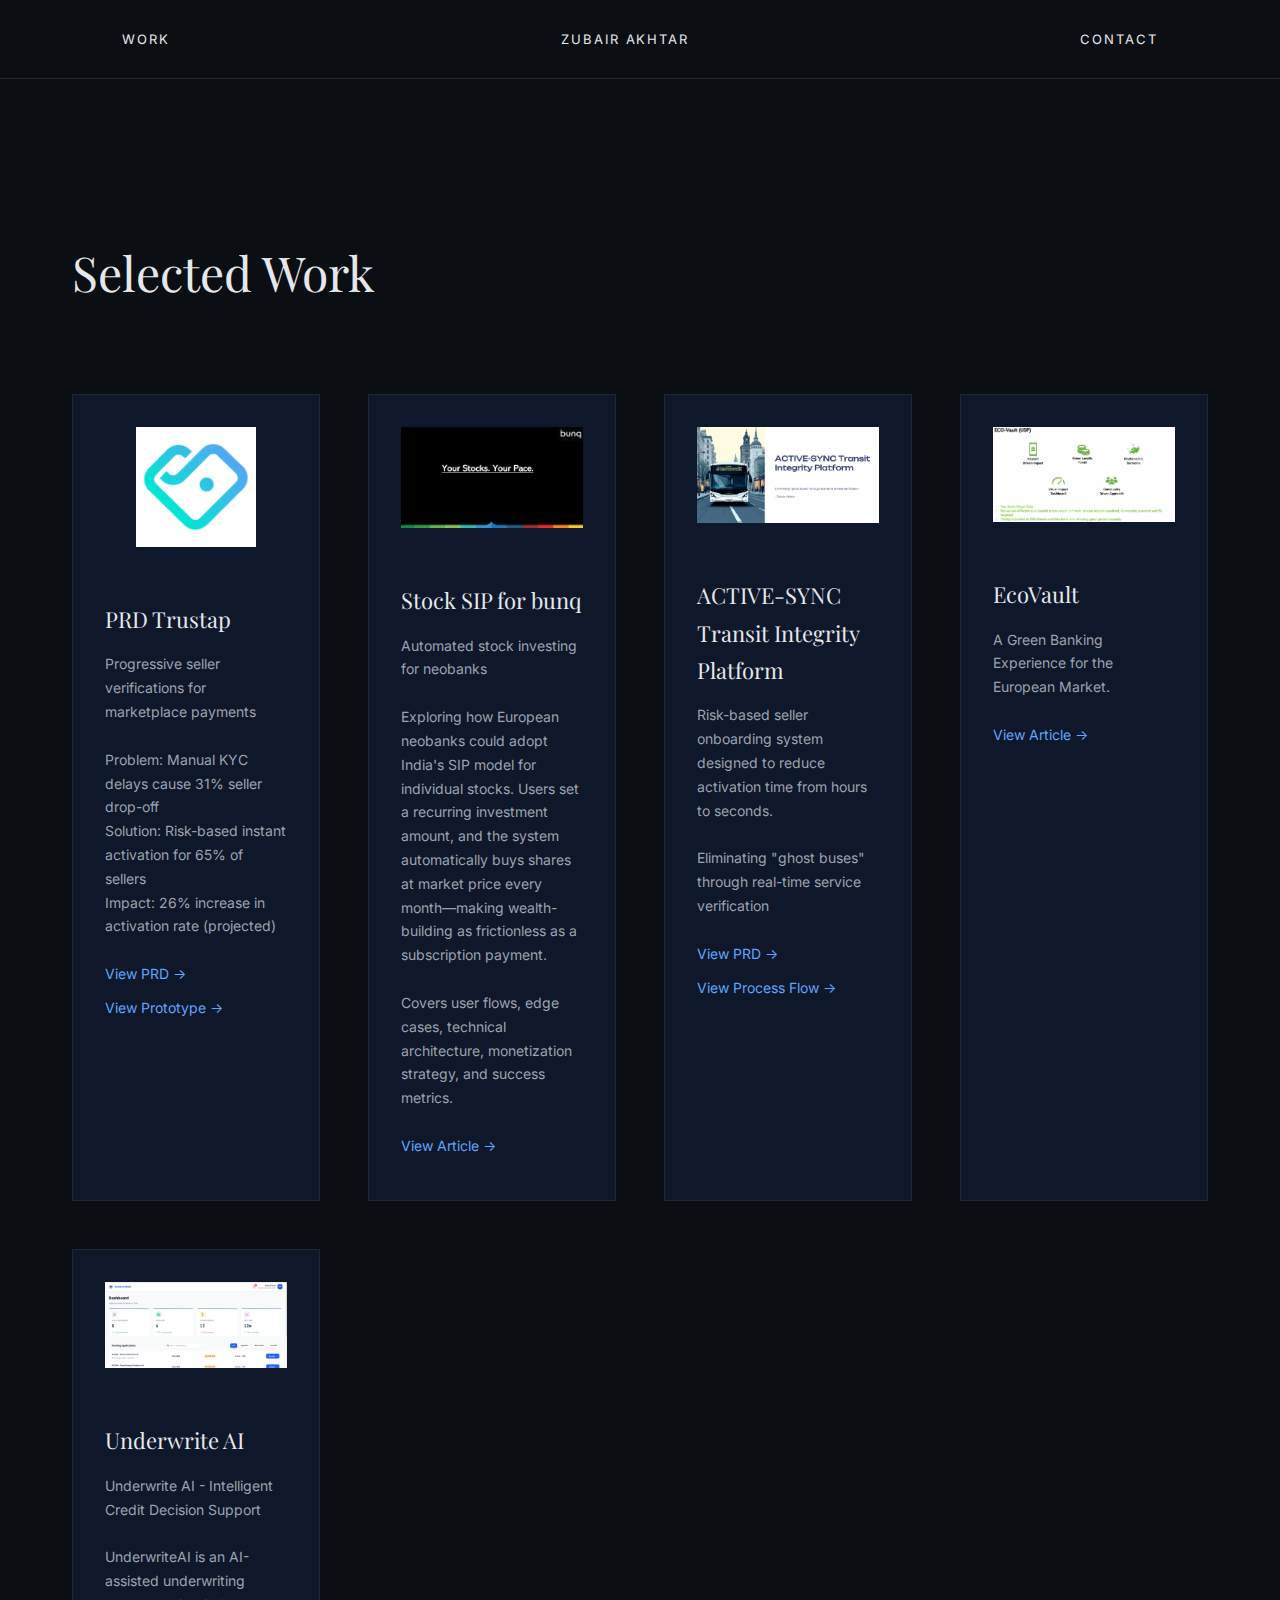
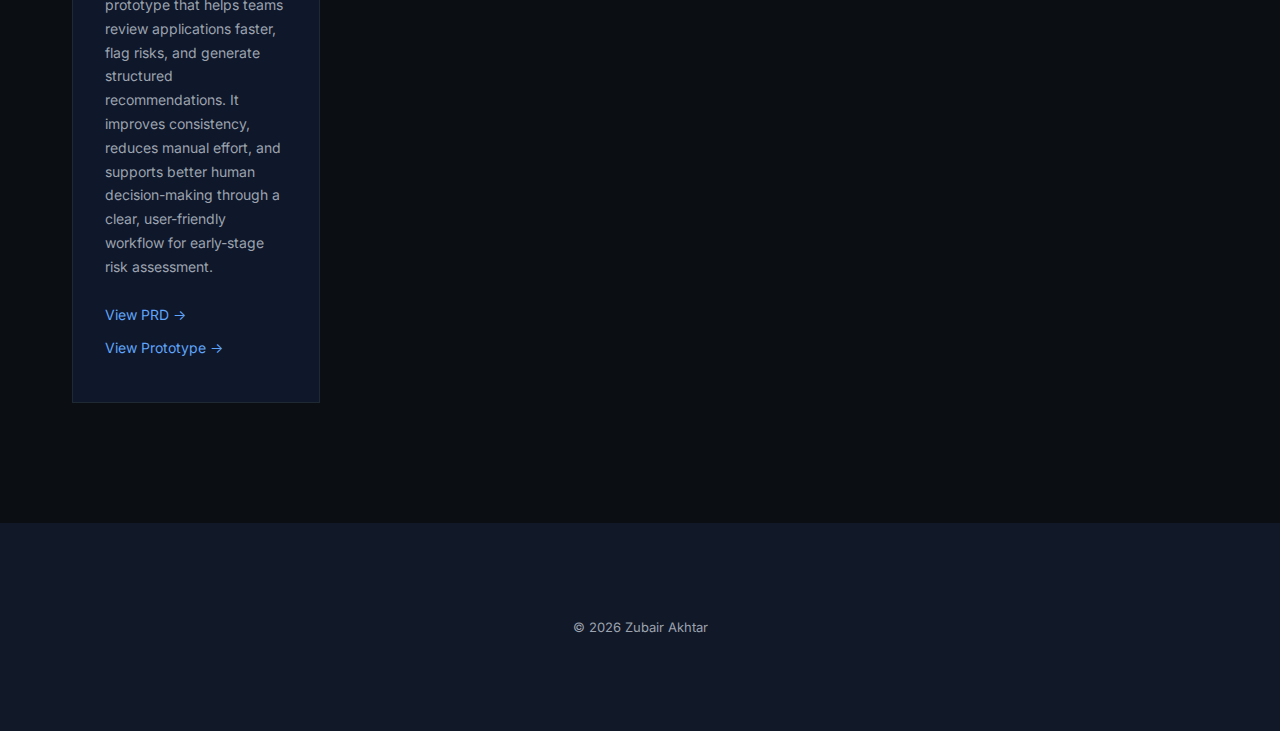
<file: work.html>
<!DOCTYPE html>
<html lang="en">
<head>
<meta charset="UTF-8" />
<meta name="viewport" content="width=device-width, initial-scale=1.0" />
<title>Zubair Akhtar — Work</title>

<link href="https://fonts.googleapis.com/css2?family=Playfair+Display:wght@400;500&family=Inter:wght@400;500&display=swap" rel="stylesheet">
<link rel="stylesheet" href="styles.css">

</head>

<body>

<header>
  <div class="nav">
    <a href="work.html">WORK</a>
    <a href="index.html">ZUBAIR AKHTAR</a>
    <a href="contact.html">CONTACT</a>
  </div>
</header>

<main class="work-container">

  <h1 class="work-title">Selected Work</h1>

  <div class="projects-grid">

    <!-- PROJECT CARD -->
    <div class="project-card">
      <img src="unnamed.png" alt="Trustap">

      <h3>PRD Trustap</h3>

      <p>
       Progressive seller verifications for marketplace payments
      </p>
      <p>
        Problem: Manual KYC delays cause 31% seller drop-off<br>
        Solution: Risk-based instant activation for 65% of sellers<br>
        Impact: 26% increase in activation rate (projected)
      </p>

      <div class="project-links">
        <a href="PRD Trustap.pdf" target="_blank">View PRD →</a>
        <a href="index.html.html" target="_blank">
          View Prototype →
        </a>
      </div>
    </div>

     <!-- PROJECT CARD -->
    <div class="project-card">
      <img src="bunq.png" alt="Trustap">

      <h3>Stock SIP for bunq</h3>

      <p>
        Automated stock investing for neobanks
      </p>
      <p>
        Exploring how European neobanks could adopt India's SIP model for individual stocks. Users set a recurring investment amount, and the system automatically buys shares at market price every month—making wealth-building as frictionless as a subscription payment.
      </p>
      <p>Covers user flows, edge cases, technical architecture, monetization strategy, and success metrics.</p>

      <div class="project-links">
        <a href="https://medium.com/@zubiakht98/stock-sip-feature-bunq-7665278dce01" target="_blank">View Article →</a>
        
      </div>
    </div>

     <!-- PROJECT CARD -->
    <div class="project-card">
      <img src="Activesync.png" alt="Trustap">

      <h3>ACTIVE-SYNC Transit Integrity Platform</h3>

      <p>
        Risk-based seller onboarding system designed to reduce
        activation time from hours to seconds.
      </p>
      <p>
        Eliminating "ghost buses" through real-time service verification
      </p>

      <div class="project-links">
        <a href="Dublin Bus Pitch.pdf" target="_blank">View PRD →</a>
        <a href="ACTIVE-SYNC-Transit-Integrity-Platform.pdf" target="_blank">
          View Process Flow →
        </a>
      </div>
    </div>

     <!-- PROJECT CARD -->
    <div class="project-card">
      <img src="Ecovault.png" alt="Trustap">

      <h3>EcoVault</h3>

      <p>
        A Green Banking Experience for the European Market.
      </p>

      <div class="project-links">
        <a href="https://medium.com/@zubiakht98/zubairs-product-portfolio-7b46e5ef45f7" target="_blank">View Article →</a>
      </div>
    </div>

         <!-- PROJECT CARD -->
    <div class="project-card">
      <img src="underwrite AI.png" alt="Trustap">

      <h3>Underwrite AI</h3>

      <p>
        Underwrite AI - Intelligent Credit Decision Support
      </p>
      <p>
        UnderwriteAI is an AI-assisted underwriting prototype that helps teams review applications faster, flag risks, and generate structured recommendations. It improves consistency, reduces manual effort, and supports better human decision-making through a clear, user-friendly workflow for early-stage risk assessment.
      </p>
        <div class="project-links">
        <a href="UnderwriteAI_PRD V1.pdf" target="_blank">View PRD →</a>
        <a href="https://zubaira-create.github.io/underwriteAI-prototype/" target="_blank">
          View Prototype →
        </a>
      </div>
    </div>

    
  </div>
</main>


</body>

<footer>
  <p>
  <a href="https://www.linkedin.com/in/zubair-akhtar/" target="_blank">
                 <i class="bi bi-linkedin jse-social"></i>
                 </a></p>
  <p>© 2026 Zubair Akhtar </p>
</footer>
</html>
</file>
<file: styles.css>
/* =====================
   ROOT VARIABLES
===================== */

:root {
  --ink: #e5e7eb;        /* main text */
  --muted: #9ca3af;     /* secondary text */
  --bg: #0b0f14;        /* page background */
  --soft: #111827;      /* section/footer bg */
  --border: #1f2933;
  --link: #60a5fa;
}

/* =====================
   BASE
===================== */

* {
  box-sizing: border-box;
}

body {
  margin: 0;
  font-family: Inter, system-ui, sans-serif;
  background: var(--bg);
  color: var(--ink);
  line-height: 1.7;
}

/* =====================
   HEADER / NAV
===================== */

header {
  position: fixed;
  inset: 0 0 auto 0;
  background: #fff;
  z-index: 100;
}

.nav {
  max-width: 1100px;
  margin: auto;
  padding: 28px 32px;
  display: flex;
  justify-content: space-between;
  align-items: center;
  font-size: 13px;
  letter-spacing: 0.15em;
}

.nav a {
  text-decoration: none;
  color: var(--ink);
}

/* =====================
   SECTIONS (DEFAULT)
===================== */

section {
  max-width: 1100px;
  margin: auto;
  padding: 120px 32px;
}

/* =====================
   HERO (LIGHT / CLEAN)
===================== */

.hero {
  padding-top: 220px;
  padding-bottom: 120px;
  text-align: center;
  background: #ffffff;
  color: var(--ink);
}

.hero h1 {
  color: var(--ink);
}

.hero p {
  color: var(--muted);
}




.hero-grid {
  display: grid;
  grid-template-columns: 1.2fr 1fr;
  align-items: center;
  gap: 100px;
}





.hero p:first-of-type {
  font-family: "Playfair Display", serif;
  font-size: 20px;
}

.hero-image {
  display: flex;
  justify-content: flex-end;
}

.hero-img {
  max-width: 260px;
  border-radius: 4px;
}

/* =====================
   TYPOGRAPHY
===================== */

h1,
h2,
h3 {
  font-family: "Playfair Display", serif;
  font-weight: 400;
}

h2 {
  font-size: 42px;
  margin: 0;
}

p {
  color: var(--muted);
}

/* =====================
   BUTTON
===================== */

.btn {
  display: inline-block;
  margin-top: 28px;
  padding: 14px 26px;
  background: var(--ink);
  color: #101010;
  font-size: 12px;
  letter-spacing: 0.15em;
  text-decoration: none;
}

/* =====================
   TWO COLUMN SECTIONS
===================== */

.two-col {
  display: grid;
  grid-template-columns: 1fr 1.2fr;
  gap: 120px;
}

/* =====================
   WORK GRID (4×3)
===================== */

.work-container {
  max-width: 1200px;
  margin: auto;
  padding: 200px 32px 120px;
}

.work-title {
  font-size: 48px;
  margin-bottom: 80px;
}

.projects-grid {
  display: grid;
  grid-template-columns: repeat(4, 1fr);
  gap: 48px;
}

.project-card {
  border: 1px solid var(--border);
  padding: 32px;
  background: #fff;
  transition: transform 0.2s ease, box-shadow 0.2s ease;
}

.project-card:hover {
  transform: translateY(-4px);
  box-shadow: 0 10px 30px rgba(0,0,0,0.06);
}

.project-card img {
  width: 100%;
  max-height: 120px;
  object-fit: contain;
  margin-bottom: 24px;
}

.project-card h3 {
  font-size: 22px;
  margin-bottom: 12px;
}

.project-card p {
  font-size: 14px;
  margin-bottom: 24px;
}

.project-links a {
  display: block;
  font-size: 14px;
  color: var(--link);
  text-decoration: none;
  margin-bottom: 10px;
}

.project-links a:hover {
  text-decoration: underline;
}

/* =====================
   FOOTER
===================== */

footer {
  background: var(--soft);
  text-align: center;
  padding: 80px 20px;
  font-size: 13px;
  color: var(--muted);
}

/* =====================
   RESPONSIVE
===================== */

@media (max-width: 1024px) {
  .projects-grid {
    grid-template-columns: repeat(2, 1fr);
  }
}

@media (max-width: 900px) {
  .hero {
    padding-top: 160px;
  }

  .hero-grid {
    grid-template-columns: 1fr;
  }

  .hero-image {
    justify-content: center;
    margin-top: 40px;
  }

  .two-col {
    grid-template-columns: 1fr;
    gap: 60px;
  }

  h1 {
    font-size: 36px;
  }

  h2 {
    font-size: 32px;
  }
}

@media (max-width: 640px) {
  .projects-grid {
    grid-template-columns: 1fr;
  }

  .work-title {
    font-size: 36px;
    margin-bottom: 48px;
  }
}


body {
  background: var(--bg);
  color: var(--ink);
}

header {
  background: var(--bg);
  border-bottom: 1px solid var(--border);
}

section {
  background: transparent;
}

.hero {
  background: transparent;
}

.project-card {
  background: #0f172a;
  border: 1px solid var(--border);
}

footer {
  background: var(--soft);
}
</file>
